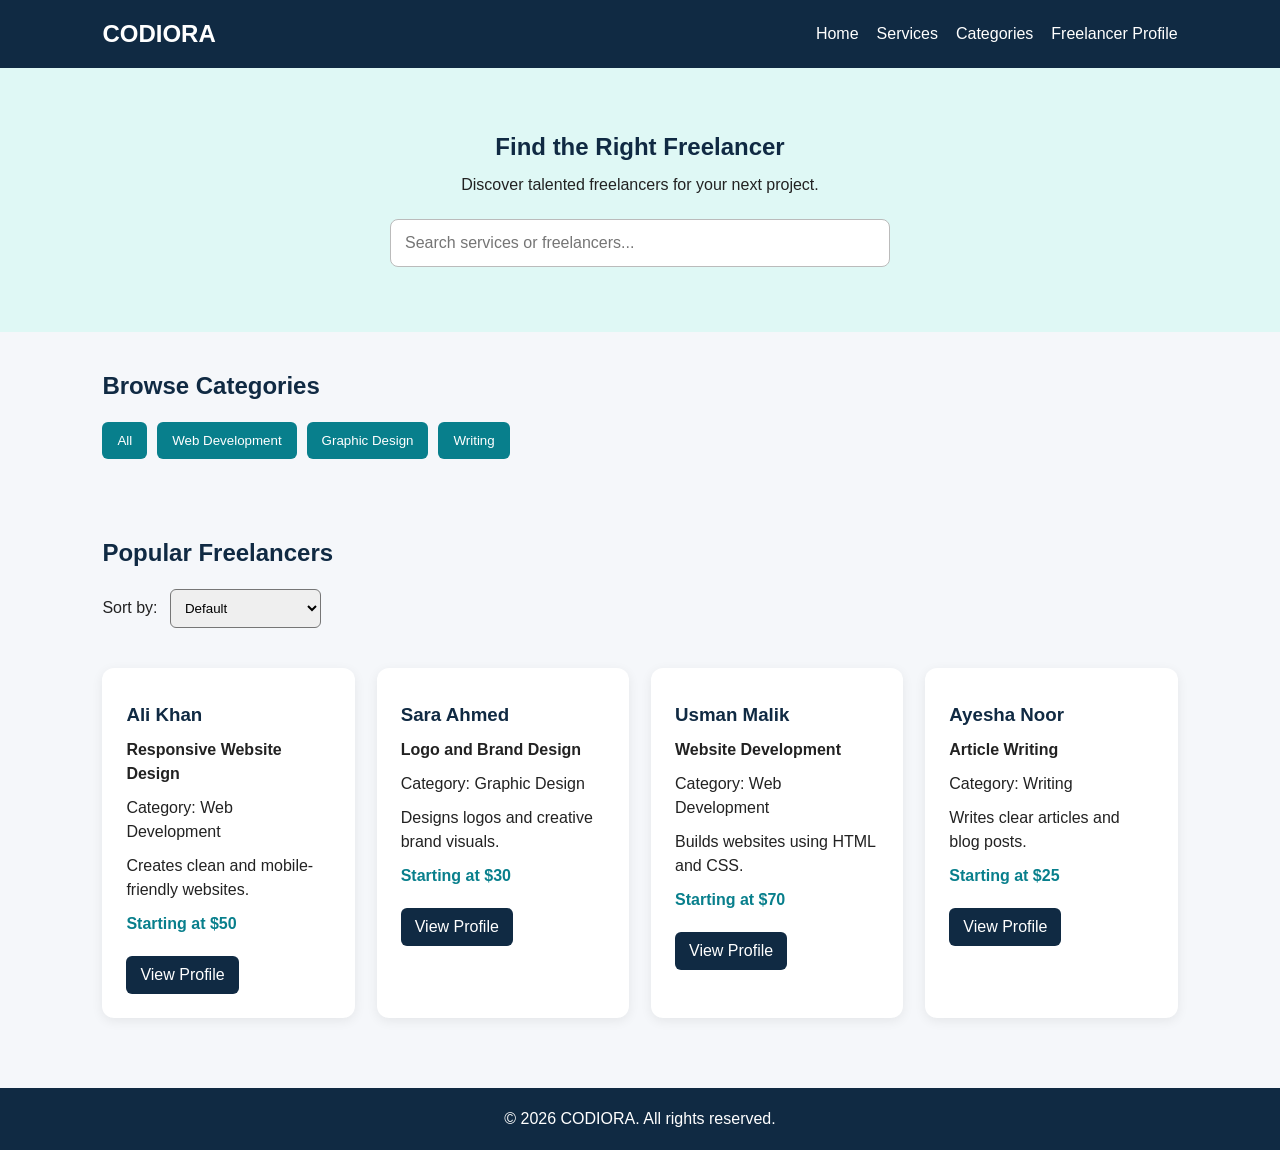
<file: index.html>
<!DOCTYPE html>
<html lang="en">
<head>
  <meta charset="UTF-8">
  <meta name="viewport" content="width=device-width, initial-scale=1.0">
  <title>CODIORA | Freelance Marketplace</title>
  <link rel="stylesheet" href="style.css">
</head>
<body>

  <header>
    <nav class="navbar">
      <h2>CODIORA</h2>
      <div class="nav-links">
        <a href="index.html">Home</a>
        <a href="#services">Services</a>
        <a href="#categories">Categories</a>
        <a href="profile.html">Freelancer Profile</a>
      </div>
    </nav>
  </header>

  <section class="hero">
    <h1>Find the Right Freelancer</h1>
    <p>Discover talented freelancers for your next project.</p>

    <input
      type="text"
      id="searchInput"
      placeholder="Search services or freelancers..."
    >
  </section>

  <section id="categories" class="section">
    <h2>Browse Categories</h2>
    <div class="category-buttons">
      <button onclick="filterCategory('All')">All</button>
      <button onclick="filterCategory('Web Development')">Web Development</button>
      <button onclick="filterCategory('Graphic Design')">Graphic Design</button>
      <button onclick="filterCategory('Writing')">Writing</button>
    </div>
  </section>

  <section id="services" class="section">
    <h2>Popular Freelancers</h2>

    <label for="sortSelect">Sort by:</label>
    <select id="sortSelect">
      <option value="default">Default</option>
      <option value="priceLow">Price: Low to High</option>
      <option value="priceHigh">Price: High to Low</option>
    </select>

    <div id="freelancerCards" class="cards"></div>
    <p id="noResults" class="no-results">No freelancers found.</p>
  </section>

  <footer>
    <p>© 2026 CODIORA. All rights reserved.</p>
  </footer>

  <script src="script.js"></script>
</body>
</html>
</file>
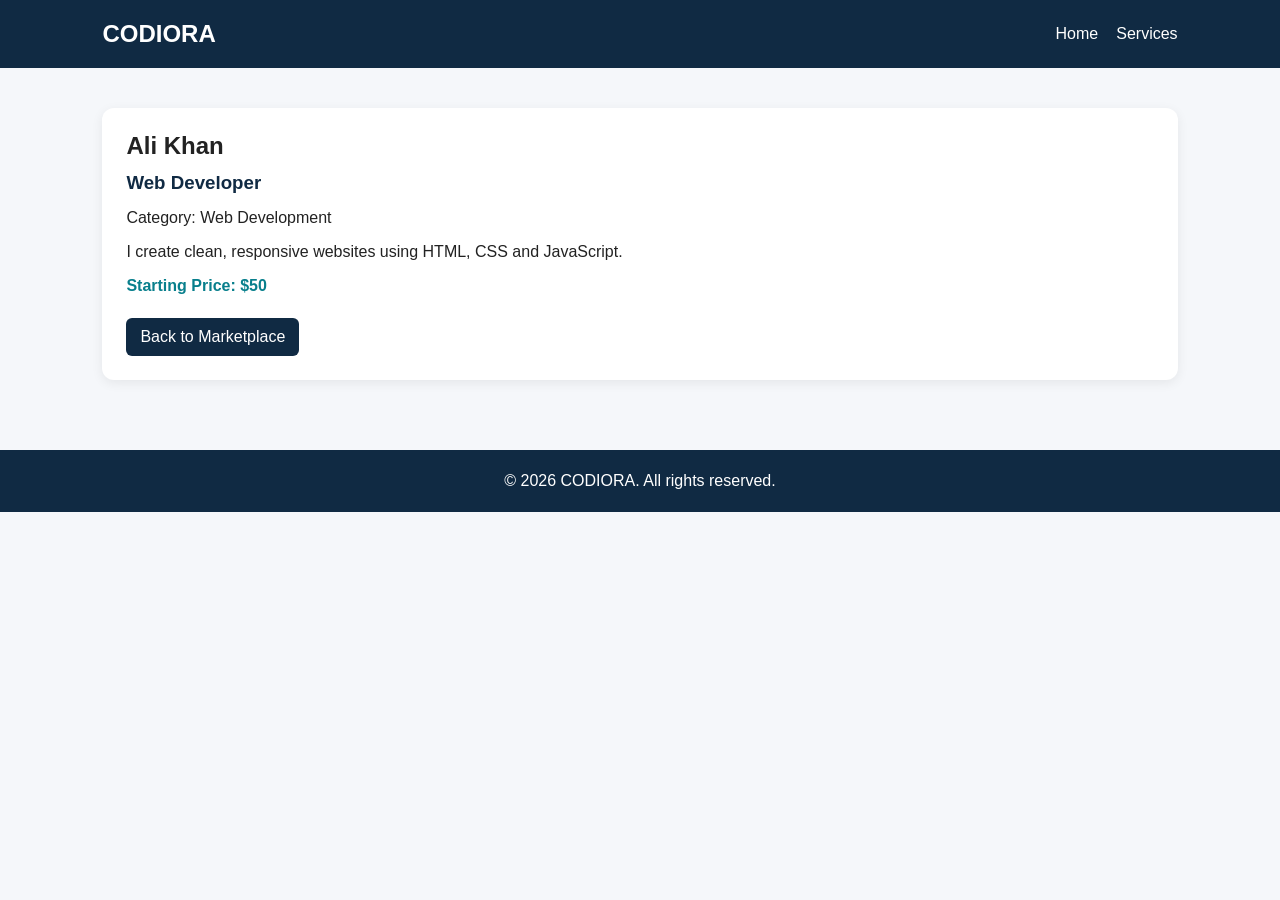
<file: profile.html>
<!DOCTYPE html>
<html lang="en">
<head>
  <meta charset="UTF-8">
  <meta name="viewport" content="width=device-width, initial-scale=1.0">
  <title>Freelancer Profile | CODIORA</title>
  <link rel="stylesheet" href="style.css">
</head>
<body>

  <header>
    <nav class="navbar">
      <h2>CODIORA</h2>
      <div class="nav-links">
        <a href="index.html">Home</a>
        <a href="index.html#services">Services</a>
      </div>
    </nav>
  </header>

  <section class="section">
    <div class="card">
      <h1>Ali Khan</h1>
      <h3>Web Developer</h3>
      <p>Category: Web Development</p>
      <p>
        I create clean, responsive websites using HTML,
        CSS and JavaScript.
      </p>
      <p class="price">Starting Price: $50</p>
      <a class="profile-link" href="index.html">
        Back to Marketplace
      </a>
    </div>
  </section>

  <footer>
    <p>© 2026 CODIORA. All rights reserved.</p>
  </footer>

</body>
</html>
</file>
<file: style.css>
* {
  margin: 0;
  padding: 0;
  box-sizing: border-box;
}

body {
  font-family: Arial, sans-serif;
  background: #f5f7fa;
  color: #222;
}

.navbar {
  background: #102a43;
  color: white;
  padding: 20px 8%;
  display: flex;
  justify-content: space-between;
  align-items: center;
  gap: 20px;
  flex-wrap: wrap;
}

.nav-links {
  display: flex;
  gap: 18px;
  flex-wrap: wrap;
}

.nav-links a {
  color: white;
  text-decoration: none;
}

.nav-links a:hover {
  color: #38d9c4;
}

.hero {
  background: #dff8f5;
  text-align: center;
  padding: 65px 20px;
}

.hero h1 {
  color: #102a43;
  margin-bottom: 15px;
}

.hero p {
  margin-bottom: 25px;
}

#searchInput {
  width: 90%;
  max-width: 500px;
  padding: 14px;
  border: 1px solid #bbb;
  border-radius: 8px;
  font-size: 16px;
}

.section {
  padding: 40px 8%;
}

.section h2 {
  margin-bottom: 22px;
  color: #102a43;
}

.category-buttons {
  display: flex;
  flex-wrap: wrap;
  gap: 10px;
}

button {
  background: #087f8c;
  color: white;
  border: none;
  border-radius: 6px;
  padding: 11px 15px;
  cursor: pointer;
}

button:hover {
  background: #065e66;
}

#sortSelect {
  padding: 10px;
  margin: 0 0 20px 8px;
  border-radius: 6px;
}

.cards {
  display: grid;
  grid-template-columns: repeat(auto-fit, minmax(220px, 1fr));
  gap: 22px;
  margin-top: 20px;
}

.card {
  background: white;
  padding: 24px;
  border-radius: 12px;
  box-shadow: 0 3px 12px #00000012;
}

.card h3 {
  margin: 12px 0;
  color: #102a43;
}

.card p {
  margin: 10px 0;
  line-height: 1.5;
}

.card .price {
  color: #087f8c;
  font-weight: bold;
}

.profile-link {
  display: inline-block;
  margin-top: 10px;
  background: #102a43;
  color: white;
  text-decoration: none;
  padding: 10px 14px;
  border-radius: 6px;
}

.profile-link:hover {
  background: #087f8c;
}

.no-results {
  display: none;
  margin-top: 20px;
}

footer {
  background: #102a43;
  color: white;
  text-align: center;
  padding: 22px;
  margin-top: 30px;
}

@media (max-width: 600px) {
  .navbar {
    flex-direction: column;
    text-align: center;
  }

  .nav-links {
    justify-content: center;
  }

  .hero {
    padding: 45px 15px;
  }

  .section {
    padding: 30px 5%;
  }
}
</file>
